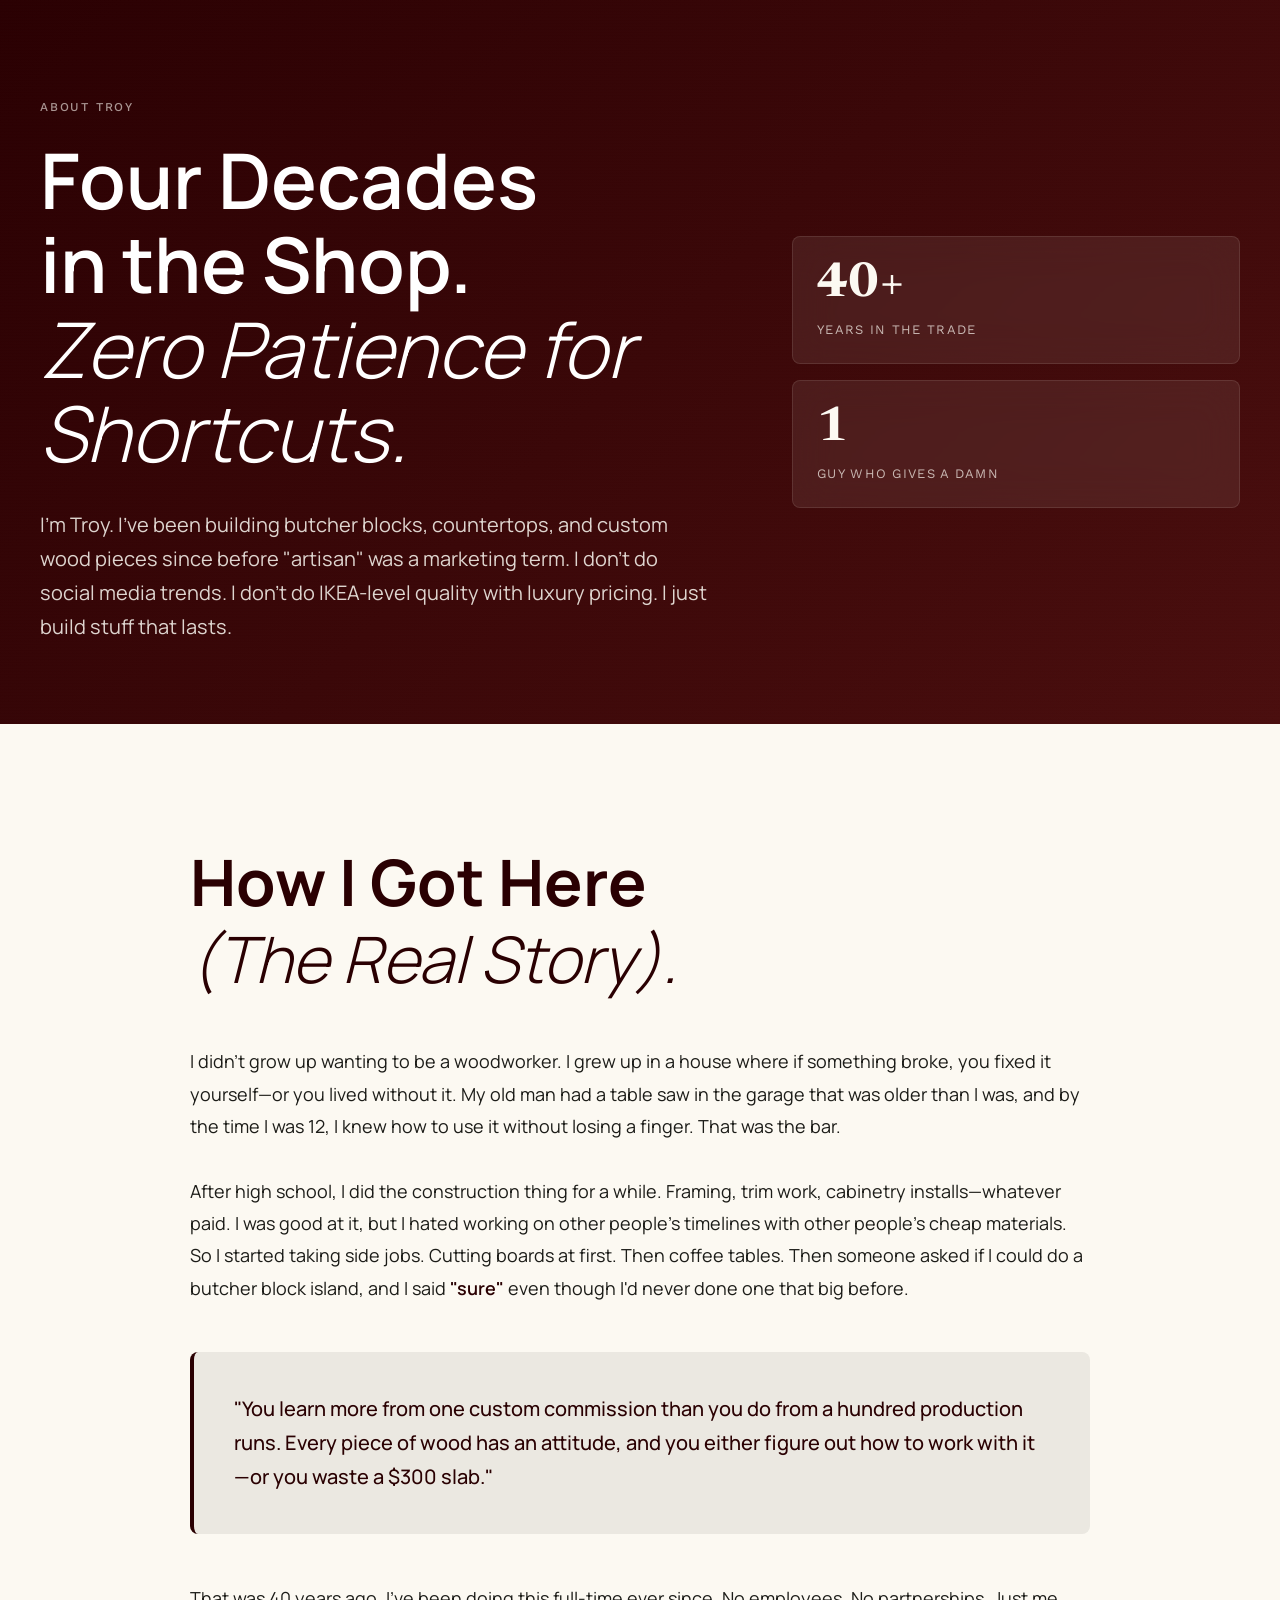
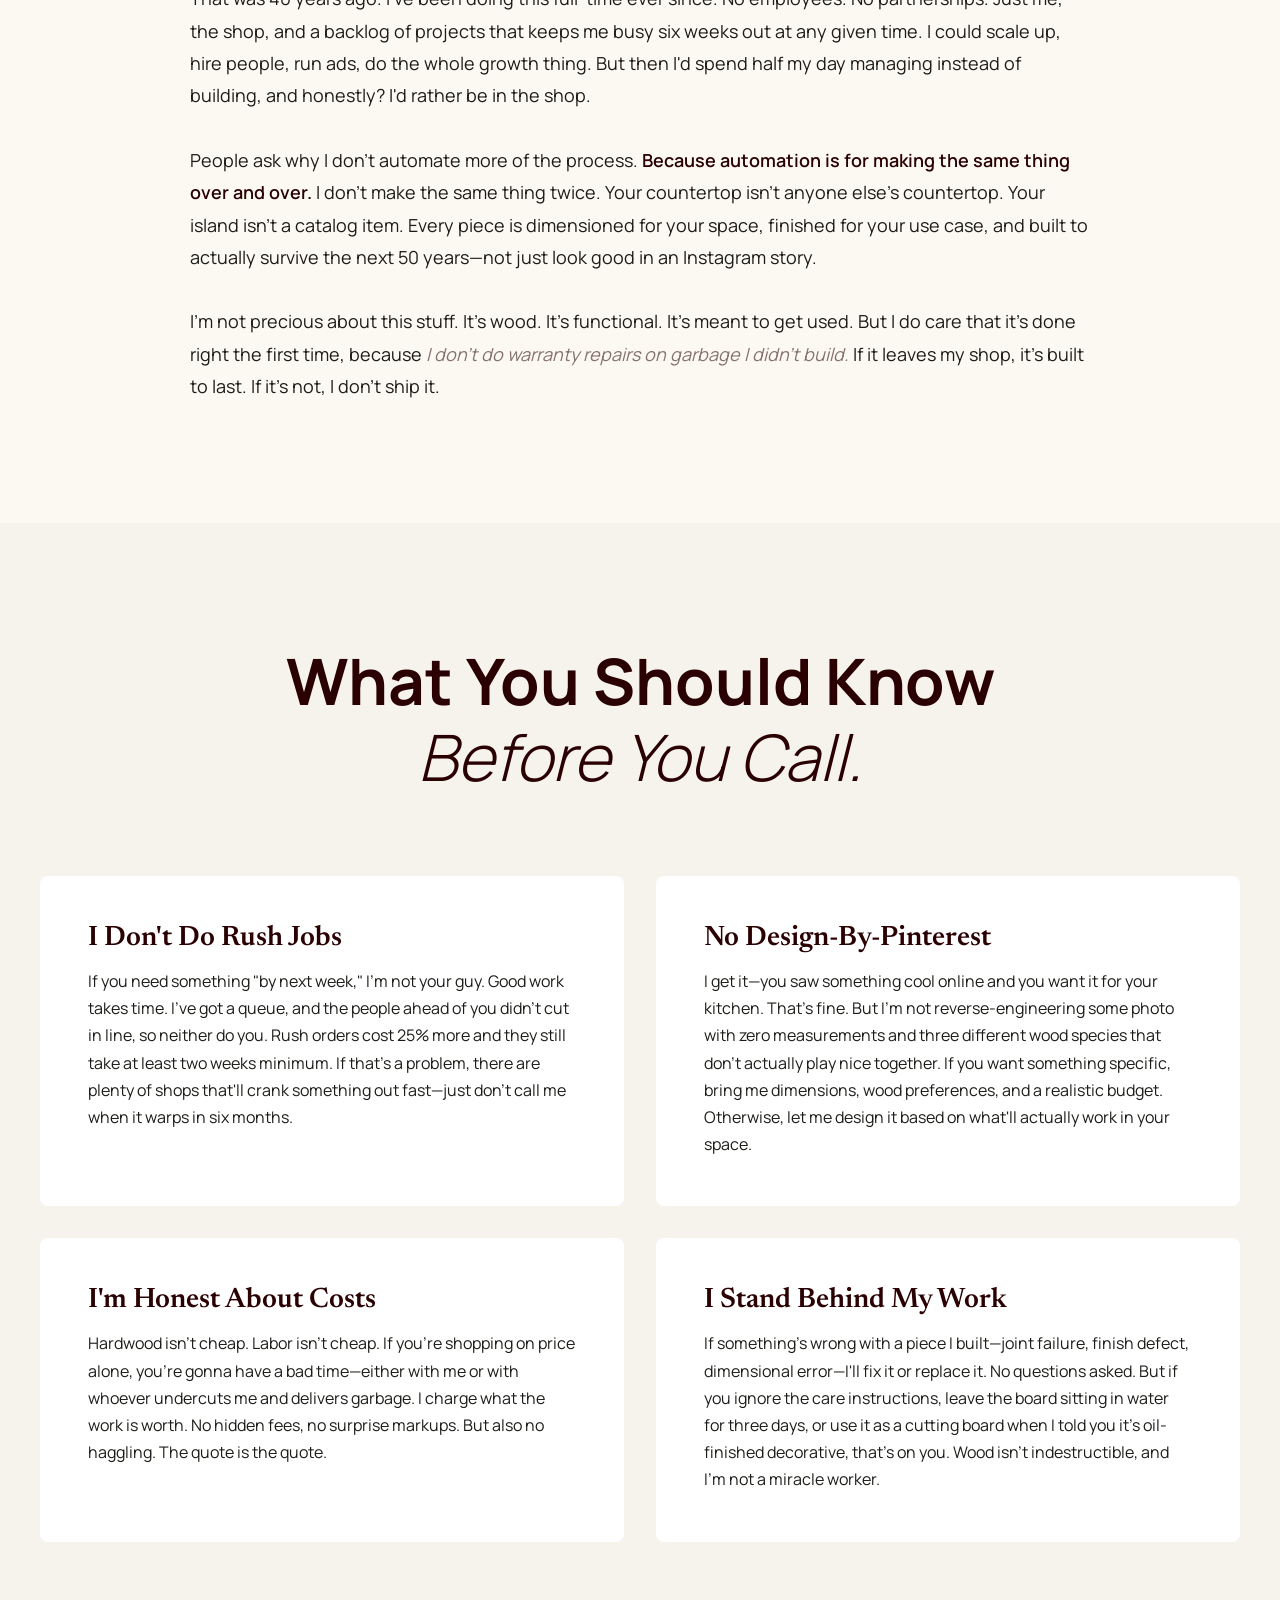
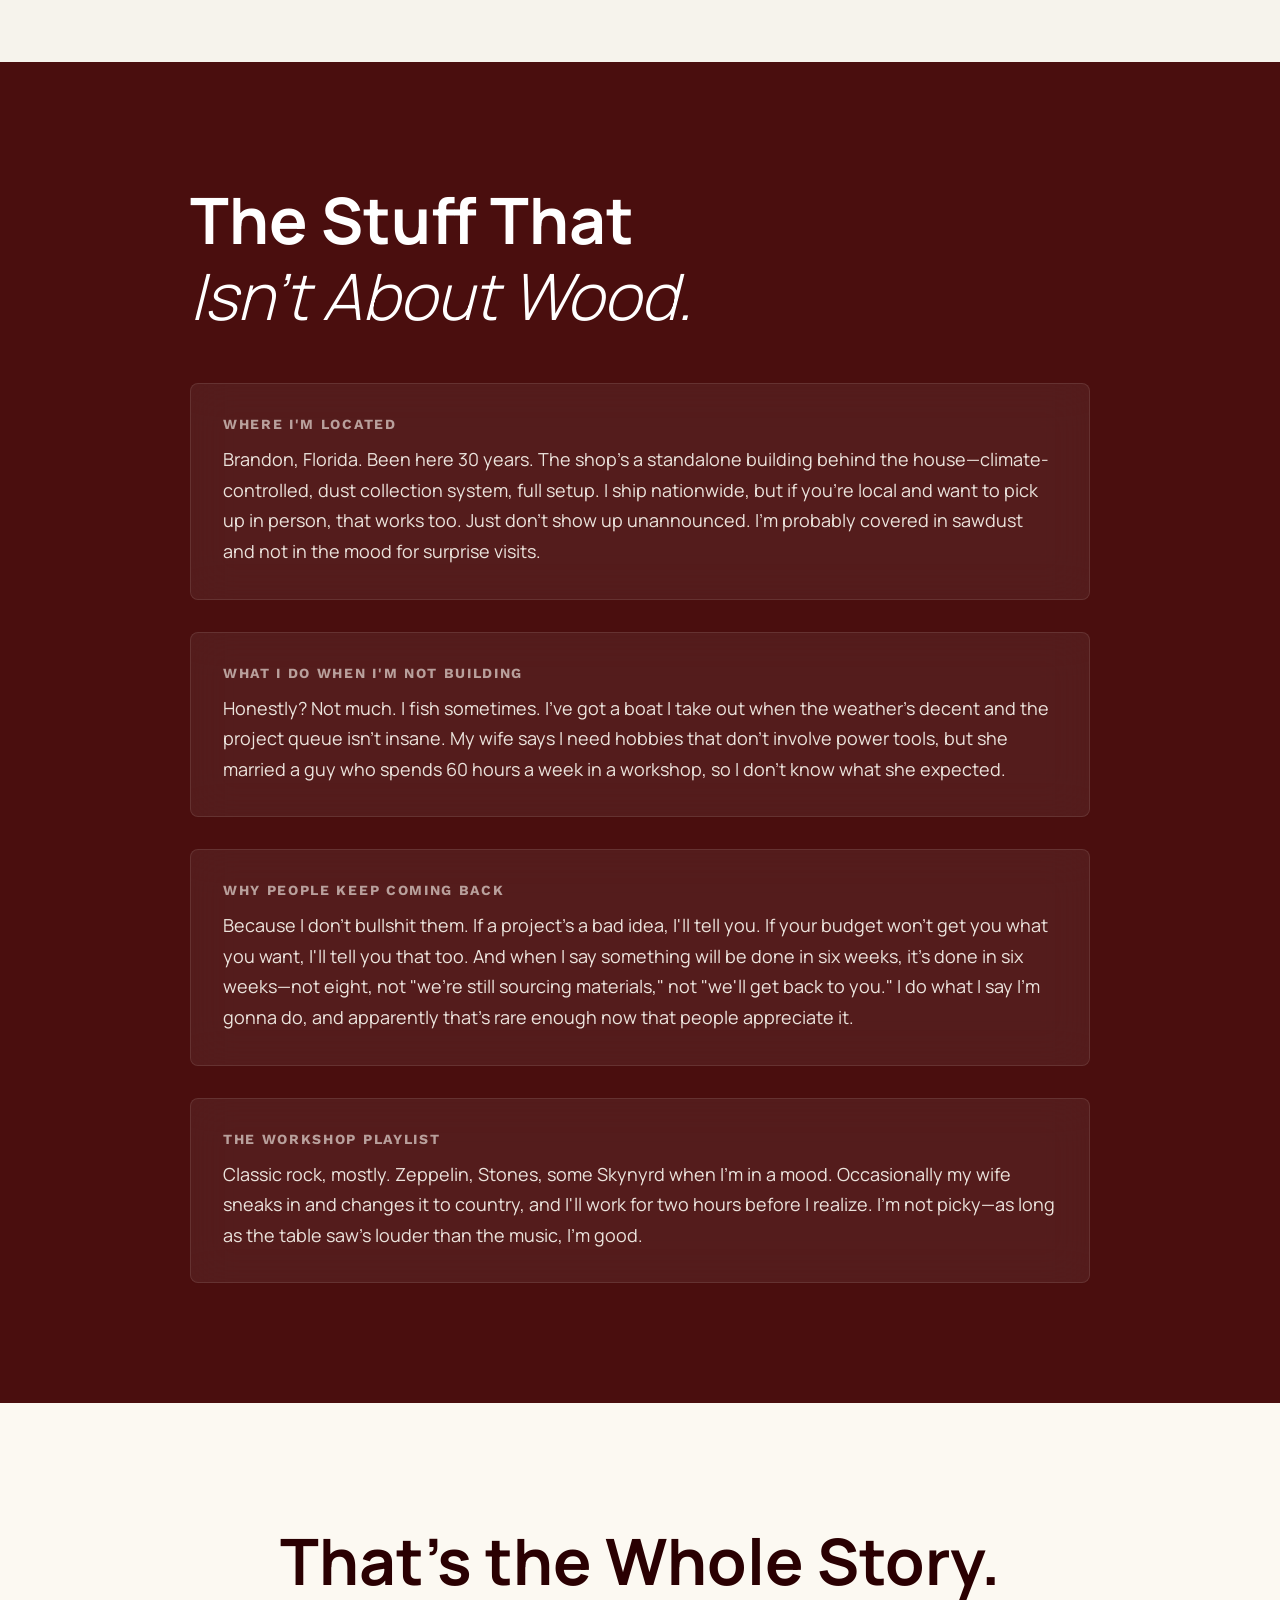
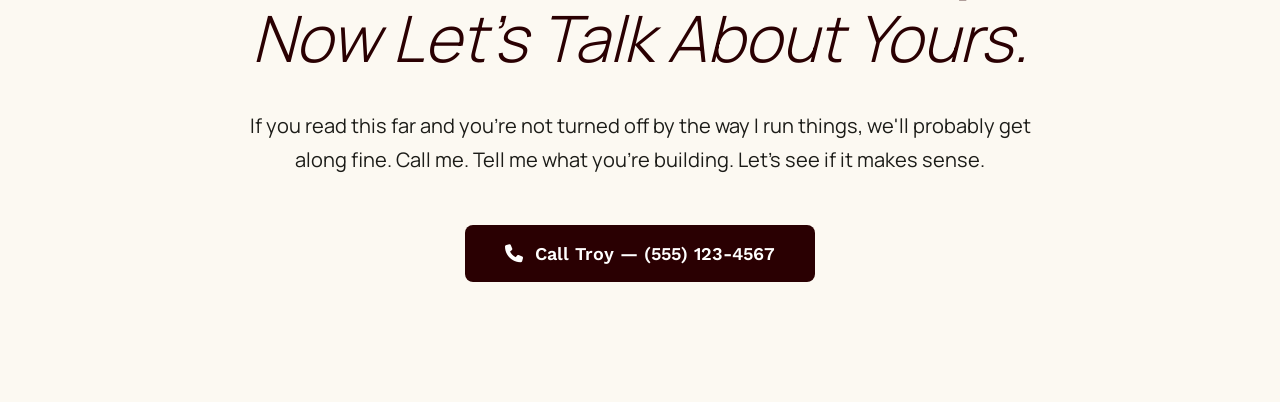
<file: about.html>
<!doctype html>
<html lang="en">
  <head>
    <meta charset="UTF-8" />
    <meta name="viewport" content="width=device-width, initial-scale=1.0" />
    <title>About Troy — Butcher Block Guy</title>
    <meta
      name="description"
      content="Four decades in the shop. Zero patience for shortcuts. Meet the guy behind the boards."
    />
    <link
      rel="icon"
      href="./assets/images/logo/11-removebg-preview.png"
      type="image/png"
    />
    <!-- Google Fonts -->
    <link rel="preconnect" href="https://fonts.googleapis.com" />
    <link rel="preconnect" href="https://fonts.gstatic.com" crossorigin />
    <link
      href="https://fonts.googleapis.com/css2?family=Newsreader:ital,opsz,wght@0,6..72,300;0,6..72,400;0,6..72,600;0,6..72,700;1,6..72,300;1,6..72,400;1,6..72,600&family=Manrope:wght@300;400;500;600;700&family=Work+Sans:wght@400;500;600&display=swap"
      rel="stylesheet"
    />

    <!-- Font Awesome -->
    <link
      rel="stylesheet"
      href="https://cdn.jsdelivr.net/npm/@fortawesome/fontawesome-free@6.4.0/css/all.min.css"
    />

    <link rel="stylesheet" href="css/style.css" />

    <style>
      /* About Page Styles */

      /* About Hero */
      .about-hero {
        background: linear-gradient(135deg, #2a0002 0%, #4a0e0e 100%);
        color: #ffffff;
        padding: 100px 32px 80px;
        position: relative;
        overflow: hidden;
      }

      .about-hero::before {
        content: "";
        position: absolute;
        top: 0;
        left: 0;
        right: 0;
        bottom: 0;
        background-image: repeating-linear-gradient(
          0deg,
          rgba(252, 249, 242, 0.02) 0px,
          transparent 1px,
          transparent 2px,
          rgba(252, 249, 242, 0.02) 3px
        );
        pointer-events: none;
        opacity: 0.4;
      }

      .about-hero-content {
        max-width: 1200px;
        margin: 0 auto;
        position: relative;
        z-index: 1;
      }

      .about-hero-grid {
        display: grid;
        grid-template-columns: 1.2fr 0.8fr;
        gap: 80px;
        align-items: center;
      }

      .about-hero-text h1 {
        font-size: clamp(3rem, 6vw, 5.5rem);
        line-height: 1.1;
        margin-bottom: 32px;
        font-weight: 600;
      }

      .about-hero-text h1 em {
        font-style: italic;
        font-weight: 300;
      }

      .about-hero-intro {
        font-size: 1.25rem;
        line-height: 1.7;
        color: rgba(252, 249, 242, 0.85);
      }

      .about-hero-stat-group {
        display: grid;
        gap: 16px;
      }

      .about-hero-stat {
        background: rgba(252, 249, 242, 0.08);
        backdrop-filter: blur(20px);
        border: 1px solid rgba(252, 249, 242, 0.1);
        border-radius: 8px;
        padding: 24px;
      }

      .about-hero-stat-num {
        font-family: "Newsreader", serif;
        font-size: 3rem;
        font-weight: 700;
        display: block;
        margin-bottom: 8px;
        color: #fcf9f2;
      }

      .about-hero-stat-label {
        font-family: "Work Sans", sans-serif;
        font-size: 0.8125rem;
        text-transform: uppercase;
        letter-spacing: 0.1em;
        color: rgba(252, 249, 242, 0.7);
      }

      /* Story Section */
      .story-section {
        background: #fcf9f2;
        padding: 120px 32px;
      }

      .story-content {
        max-width: 900px;
        margin: 0 auto;
      }

      .story-content h2 {
        font-size: clamp(2.5rem, 5vw, 4rem);
        margin-bottom: 48px;
        color: #2a0002;
        line-height: 1.2;
      }

      .story-content h2 em {
        font-style: italic;
        font-weight: 300;
      }

      .story-text {
        font-size: 1.125rem;
        line-height: 1.8;
        color: #1c1c18;
      }

      .story-text p {
        margin-bottom: 32px;
      }

      .story-text p:last-child {
        margin-bottom: 0;
      }

      .story-text strong {
        color: #2a0002;
        font-weight: 600;
      }

      .story-text em {
        font-style: italic;
        color: #877270;
      }

      .story-callout {
        background: #ebe8e1;
        padding: 40px;
        border-radius: 8px;
        margin: 48px 0;
        border-left: 4px solid #2a0002;
      }

      .story-callout p {
        font-size: 1.25rem;
        line-height: 1.7;
        color: #2a0002;
        font-weight: 500;
        margin: 0;
      }

      /* Philosophy Cards */
      .philosophy-section {
        background: #f6f3ec;
        padding: 120px 32px;
      }

      .philosophy-content {
        max-width: 1200px;
        margin: 0 auto;
      }

      .philosophy-header {
        text-align: center;
        margin-bottom: 80px;
      }

      .philosophy-header h2 {
        font-size: clamp(2.5rem, 5vw, 4rem);
        margin-bottom: 24px;
        color: #2a0002;
        line-height: 1.2;
      }

      .philosophy-header h2 em {
        font-style: italic;
        font-weight: 300;
      }

      .philosophy-grid {
        display: grid;
        grid-template-columns: repeat(2, 1fr);
        gap: 32px;
      }

      .philosophy-card {
        background: #ffffff;
        border-radius: 8px;
        padding: 48px;
      }

      .philosophy-card h3 {
        font-family: "Newsreader", serif;
        font-size: 1.75rem;
        font-weight: 600;
        color: #2a0002;
        margin-bottom: 16px;
      }

      .philosophy-card-text {
        font-size: 1rem;
        line-height: 1.7;
        color: #1c1c18;
      }

      /* Personal Section */
      .personal-section {
        background: #4a0e0e;
        color: #ffffff;
        padding: 120px 32px;
      }

      .personal-content {
        max-width: 900px;
        margin: 0 auto;
      }

      .personal-content h2 {
        font-size: clamp(2.5rem, 5vw, 4rem);
        margin-bottom: 48px;
        line-height: 1.2;
      }

      .personal-content h2 em {
        font-style: italic;
        font-weight: 300;
      }

      .personal-list {
        display: grid;
        gap: 32px;
      }

      .personal-item {
        background: rgba(252, 249, 242, 0.06);
        backdrop-filter: blur(20px);
        border: 1px solid rgba(252, 249, 242, 0.1);
        border-radius: 8px;
        padding: 32px;
      }

      .personal-item h3 {
        font-family: "Work Sans", sans-serif;
        font-size: 0.875rem;
        text-transform: uppercase;
        letter-spacing: 0.12em;
        color: rgba(252, 249, 242, 0.6);
        margin-bottom: 12px;
      }

      .personal-item p {
        font-size: 1.125rem;
        line-height: 1.7;
        color: rgba(252, 249, 242, 0.9);
        margin: 0;
      }

      /* Final Section */
      .about-final {
        background: #fcf9f2;
        padding: 120px 32px;
        text-align: center;
      }

      .about-final-content {
        max-width: 800px;
        margin: 0 auto;
      }

      .about-final h2 {
        font-size: clamp(2.5rem, 5vw, 4rem);
        margin-bottom: 32px;
        color: #2a0002;
        line-height: 1.2;
      }

      .about-final h2 em {
        font-style: italic;
        font-weight: 300;
      }

      .about-final p {
        font-size: 1.25rem;
        line-height: 1.7;
        color: #1c1c18;
        margin-bottom: 48px;
      }

      .about-final-cta {
        display: inline-flex;
        align-items: center;
        gap: 12px;
        font-family: "Work Sans", sans-serif;
        font-size: 1.125rem;
        font-weight: 600;
        color: #ffffff;
        background: #2a0002;
        padding: 18px 40px;
        border-radius: 8px;
        text-decoration: none;
        transition: all 0.3s ease;
      }

      .about-final-cta:hover {
        background: #4a0e0e;
        transform: translateY(-2px);
      }

      /* Responsive */
      @media (max-width: 1024px) {
        .about-hero-grid {
          grid-template-columns: 1fr;
          gap: 48px;
        }

        .philosophy-grid {
          grid-template-columns: 1fr;
        }
      }

      @media (max-width: 768px) {
        .about-hero {
          padding: 80px 24px 60px;
        }

        .story-section {
          padding: 80px 24px;
        }

        .philosophy-section {
          padding: 80px 24px;
        }

        .philosophy-card {
          padding: 32px;
        }

        .personal-section {
          padding: 80px 24px;
        }

        .about-final {
          padding: 80px 24px;
        }

        .story-callout {
          padding: 32px 24px;
        }
      }
    </style>
  </head>
  <body>
    <main>
      <!-- About Hero -->
      <section class="about-hero">
        <div class="about-hero-content">
          <div class="about-hero-grid">
            <div class="about-hero-text">
              <p
                class="label-md"
                style="
                  color: rgba(252, 249, 242, 0.6);
                  margin-bottom: 24px;
                  text-transform: uppercase;
                  letter-spacing: 0.15em;
                "
              >
                About Troy
              </p>
              <h1>
                Four Decades<br />
                in the Shop.<br />
                <em>Zero Patience for Shortcuts.</em>
              </h1>
              <p class="about-hero-intro">
                I'm Troy. I've been building butcher blocks, countertops, and
                custom wood pieces since before "artisan" was a marketing term.
                I don't do social media trends. I don't do IKEA-level quality
                with luxury pricing. I just build stuff that lasts.
              </p>
            </div>
            <div class="about-hero-stat-group">
              <div class="about-hero-stat">
                <span class="about-hero-stat-num">40+</span>
                <span class="about-hero-stat-label">Years in the Trade</span>
              </div>
              <div class="about-hero-stat">
                <span class="about-hero-stat-num">1</span>
                <span class="about-hero-stat-label">Guy Who Gives a Damn</span>
              </div>
            </div>
          </div>
        </div>
      </section>

      <!-- The Story -->
      <section class="story-section">
        <div class="story-content">
          <h2>
            How I Got Here<br />
            <em>(The Real Story).</em>
          </h2>

          <div class="story-text">
            <p>
              I didn't grow up wanting to be a woodworker. I grew up in a house
              where if something broke, you fixed it yourself—or you lived
              without it. My old man had a table saw in the garage that was
              older than I was, and by the time I was 12, I knew how to use it
              without losing a finger. That was the bar.
            </p>

            <p>
              After high school, I did the construction thing for a while.
              Framing, trim work, cabinetry installs—whatever paid. I was good
              at it, but I hated working on other people's timelines with other
              people's cheap materials. So I started taking side jobs. Cutting
              boards at first. Then coffee tables. Then someone asked if I could
              do a butcher block island, and I said <strong>"sure"</strong> even
              though I'd never done one that big before.
            </p>

            <div class="story-callout">
              <p>
                "You learn more from one custom commission than you do from a
                hundred production runs. Every piece of wood has an attitude,
                and you either figure out how to work with it—or you waste a
                $300 slab."
              </p>
            </div>

            <p>
              That was 40 years ago. I've been doing this full-time ever since.
              No employees. No partnerships. Just me, the shop, and a backlog of
              projects that keeps me busy six weeks out at any given time. I
              could scale up, hire people, run ads, do the whole growth thing.
              But then I'd spend half my day managing instead of building, and
              honestly? I'd rather be in the shop.
            </p>

            <p>
              People ask why I don't automate more of the process.
              <strong
                >Because automation is for making the same thing over and
                over.</strong
              >
              I don't make the same thing twice. Your countertop isn't anyone
              else's countertop. Your island isn't a catalog item. Every piece
              is dimensioned for your space, finished for your use case, and
              built to actually survive the next 50 years—not just look good in
              an Instagram story.
            </p>

            <p>
              I'm not precious about this stuff. It's wood. It's functional.
              It's meant to get used. But I do care that it's done right the
              first time, because
              <em>I don't do warranty repairs on garbage I didn't build.</em> If
              it leaves my shop, it's built to last. If it's not, I don't ship
              it.
            </p>
          </div>
        </div>
      </section>

      <!-- Philosophy -->
      <section class="philosophy-section">
        <div class="philosophy-content">
          <div class="philosophy-header">
            <h2>
              What You Should Know<br />
              <em>Before You Call.</em>
            </h2>
          </div>

          <div class="philosophy-grid">
            <div class="philosophy-card">
              <h3>I Don't Do Rush Jobs</h3>
              <p class="philosophy-card-text">
                If you need something "by next week," I'm not your guy. Good
                work takes time. I've got a queue, and the people ahead of you
                didn't cut in line, so neither do you. Rush orders cost 25% more
                and they still take at least two weeks minimum. If that's a
                problem, there are plenty of shops that'll crank something out
                fast—just don't call me when it warps in six months.
              </p>
            </div>

            <div class="philosophy-card">
              <h3>No Design-By-Pinterest</h3>
              <p class="philosophy-card-text">
                I get it—you saw something cool online and you want it for your
                kitchen. That's fine. But I'm not reverse-engineering some photo
                with zero measurements and three different wood species that
                don't actually play nice together. If you want something
                specific, bring me dimensions, wood preferences, and a realistic
                budget. Otherwise, let me design it based on what'll actually
                work in your space.
              </p>
            </div>

            <div class="philosophy-card">
              <h3>I'm Honest About Costs</h3>
              <p class="philosophy-card-text">
                Hardwood isn't cheap. Labor isn't cheap. If you're shopping on
                price alone, you're gonna have a bad time—either with me or with
                whoever undercuts me and delivers garbage. I charge what the
                work is worth. No hidden fees, no surprise markups. But also no
                haggling. The quote is the quote.
              </p>
            </div>

            <div class="philosophy-card">
              <h3>I Stand Behind My Work</h3>
              <p class="philosophy-card-text">
                If something's wrong with a piece I built—joint failure, finish
                defect, dimensional error—I'll fix it or replace it. No
                questions asked. But if you ignore the care instructions, leave
                the board sitting in water for three days, or use it as a
                cutting board when I told you it's oil-finished decorative,
                that's on you. Wood isn't indestructible, and I'm not a miracle
                worker.
              </p>
            </div>
          </div>
        </div>
      </section>

      <!-- Personal Stuff -->
      <section class="personal-section">
        <div class="personal-content">
          <h2>
            The Stuff That<br />
            <em>Isn't About Wood.</em>
          </h2>

          <div class="personal-list">
            <div class="personal-item">
              <h3>Where I'm Located</h3>
              <p>
                Brandon, Florida. Been here 30 years. The shop's a standalone
                building behind the house—climate-controlled, dust collection
                system, full setup. I ship nationwide, but if you're local and
                want to pick up in person, that works too. Just don't show up
                unannounced. I'm probably covered in sawdust and not in the mood
                for surprise visits.
              </p>
            </div>

            <div class="personal-item">
              <h3>What I Do When I'm Not Building</h3>
              <p>
                Honestly? Not much. I fish sometimes. I've got a boat I take out
                when the weather's decent and the project queue isn't insane. My
                wife says I need hobbies that don't involve power tools, but she
                married a guy who spends 60 hours a week in a workshop, so I
                don't know what she expected.
              </p>
            </div>

            <div class="personal-item">
              <h3>Why People Keep Coming Back</h3>
              <p>
                Because I don't bullshit them. If a project's a bad idea, I'll
                tell you. If your budget won't get you what you want, I'll tell
                you that too. And when I say something will be done in six
                weeks, it's done in six weeks—not eight, not "we're still
                sourcing materials," not "we'll get back to you." I do what I
                say I'm gonna do, and apparently that's rare enough now that
                people appreciate it.
              </p>
            </div>

            <div class="personal-item">
              <h3>The Workshop Playlist</h3>
              <p>
                Classic rock, mostly. Zeppelin, Stones, some Skynyrd when I'm in
                a mood. Occasionally my wife sneaks in and changes it to
                country, and I'll work for two hours before I realize. I'm not
                picky—as long as the table saw's louder than the music, I'm
                good.
              </p>
            </div>
          </div>
        </div>
      </section>

      <!-- Final CTA -->
      <section class="about-final">
        <div class="about-final-content">
          <h2>
            That's the Whole Story.<br />
            <em>Now Let's Talk About Yours.</em>
          </h2>
          <p>
            If you read this far and you're not turned off by the way I run
            things, we'll probably get along fine. Call me. Tell me what you're
            building. Let's see if it makes sense.
          </p>
          <a href="tel:+15551234567" class="about-final-cta">
            <i class="fas fa-phone"></i>
            Call Troy — (555) 123-4567
          </a>
        </div>
      </section>
    </main>

    <script src="js/main.js"></script>
  </body>
</html>
</file>
<file: css/style.css>
/* ====================================================
   BLOCK & GRAIN — Heirloom Contrast Design System
   ==================================================== */

/* ---- CSS Custom Properties ---- */
:root {
  /* Core Palette */
  --primary:                #2a0002;
  --primary-container:      #4a0e0e;
  --on-primary:             #ffffff;

  /* Surfaces — tonal hierarchy */
  --surface:                #fcf9f2;
  --surface-bright:         #ffffff;
  --surface-container-lowest: #ffffff;
  --surface-container-low:  #f6f3ec;
  --surface-container:      #f1ede6;
  --surface-container-high: #ebe8e1;
  --surface-container-highest: #e4e1da;

  /* Text */
  --on-background:          #1c1c18;
  --on-surface:             #1c1c18;
  --on-surface-variant:     #4e4a43;

  /* Outlines */
  --outline:                #877270;
  --outline-variant:        #dac1bf;

  /* Typography */
  --font-serif:             'Newsreader', Georgia, serif;
  --font-sans:              'Manrope', system-ui, sans-serif;
  --font-label:             'Work Sans', system-ui, sans-serif;

  /* Spacing */
  --section-pad:            clamp(4rem, 8vw, 9rem);
  --container-max:          1280px;
  --gutter:                 clamp(1.25rem, 4vw, 2rem);

  /* Easing */
  --ease-out-expo:          cubic-bezier(0.16, 1, 0.3, 1);
  --ease-in-out:            cubic-bezier(0.4, 0, 0.2, 1);
}

/* ---- Reset & Base ---- */
*, *::before, *::after { box-sizing: border-box; margin: 0; padding: 0; }

html {
  scroll-behavior: smooth;
  font-size: 16px;
}

body {
  font-family: var(--font-sans);
  background-color: var(--surface);
  color: var(--on-background);
  -webkit-font-smoothing: antialiased;
  overflow-x: hidden;
}

img {
  display: block;
  max-width: 100%;
  height: auto;
}

a { text-decoration: none; color: inherit; }
ul { list-style: none; }

/* ---- Type Scale ---- */
.display-lg {
  font-family: var(--font-serif);
  font-size: clamp(2.8rem, 6.5vw, 6rem);
  font-weight: 700;
  line-height: 1.05;
  letter-spacing: -0.02em;
  color: var(--on-background);
}

.headline-lg {
  font-family: var(--font-serif);
  font-size: clamp(2.2rem, 4.5vw, 4rem);
  font-weight: 600;
  line-height: 1.1;
  letter-spacing: -0.015em;
  color: var(--on-background);
}

.headline-md {
  font-family: var(--font-serif);
  font-size: clamp(1.6rem, 3vw, 2.4rem);
  font-weight: 600;
  line-height: 1.25;
  letter-spacing: -0.01em;
}

.headline-sm {
  font-family: var(--font-serif);
  font-size: clamp(1.3rem, 2.5vw, 1.9rem);
  font-weight: 600;
  line-height: 1.3;
}

.title-lg {
  font-family: var(--font-sans);
  font-size: clamp(1.1rem, 2vw, 1.4rem);
  font-weight: 600;
  line-height: 1.3;
}

.title-md {
  font-family: var(--font-sans);
  font-size: 1.1rem;
  font-weight: 600;
}

.body-text {
  font-family: var(--font-sans);
  font-size: clamp(0.9rem, 1.5vw, 1.05rem);
  font-weight: 400;
  line-height: 1.75;
  color: var(--on-surface-variant);
}

.label-md {
  font-family: var(--font-label);
  font-size: 0.75rem;
  font-weight: 500;
  letter-spacing: 0.12em;
  text-transform: uppercase;
}

.label-sm {
  font-family: var(--font-label);
  font-size: 0.65rem;
  font-weight: 500;
  letter-spacing: 0.14em;
  text-transform: uppercase;
}

em { font-style: italic; }

/* ---- Shared Section Eyebrow ---- */
.section-eyebrow {
  color: var(--primary-container);
  margin-bottom: 0.75rem;
  display: block;
}

/* ====================================================
   BUTTONS
   ==================================================== */

.btn-primary {
  display: inline-flex;
  align-items: center;
  gap: 0.6rem;
  padding: 0.85rem 1.75rem;
  background: radial-gradient(ellipse at 40% 50%, var(--primary) 0%, var(--primary-container) 100%);
  color: var(--on-primary);
  font-family: var(--font-sans);
  font-size: 0.9rem;
  font-weight: 600;
  border-radius: 0.375rem;
  border: none;
  cursor: pointer;
  transition: opacity 0.2s var(--ease-in-out), transform 0.2s var(--ease-in-out);
}

.btn-primary:hover {
  opacity: 0.88;
  transform: translateY(-1px);
}
.btn-primary:active { transform: translateY(0); }

.btn-secondary {
  display: inline-flex;
  align-items: center;
  gap: 0.6rem;
  padding: 0.8rem 1.6rem;
  background: transparent;
  color: var(--primary);
  font-family: var(--font-sans);
  font-size: 0.9rem;
  font-weight: 600;
  border-radius: 0.375rem;
  border: 1.5px solid rgba(135, 114, 112, 0.3);
  cursor: pointer;
  transition: background 0.2s, border-color 0.2s, transform 0.2s var(--ease-in-out);
}

.btn-secondary:hover {
  background: rgba(135, 114, 112, 0.08);
  border-color: rgba(135, 114, 112, 0.6);
  transform: translateY(-1px);
}

.btn-tertiary {
  display: inline-flex;
  align-items: center;
  gap: 0.5rem;
  background: none;
  border: none;
  color: var(--primary-container);
  font-family: var(--font-label);
  font-size: 0.72rem;
  font-weight: 500;
  letter-spacing: 0.1em;
  text-transform: uppercase;
  cursor: pointer;
  padding: 0.5rem 0;
  position: relative;
}

.btn-tertiary::after {
  content: '';
  position: absolute;
  bottom: 0;
  left: 0;
  width: 100%;
  height: 1.5px;
  background: var(--primary-container);
  transform: scaleX(0.4);
  transform-origin: left;
  transition: transform 0.3s var(--ease-out-expo);
}

.btn-tertiary:hover::after { transform: scaleX(1); }

/* Call Button */
.btn-call {
  display: inline-flex;
  align-items: center;
  gap: 1rem;
  padding: 1.1rem 1.75rem;
  background: radial-gradient(ellipse at 40% 50%, var(--primary) 0%, var(--primary-container) 100%);
  color: var(--on-primary);
  border-radius: 0.375rem;
  text-decoration: none;
  transition: opacity 0.2s, transform 0.2s var(--ease-in-out);
  width: 100%;
  max-width: 420px;
}

.btn-call:hover {
  opacity: 0.88;
  transform: translateY(-2px);
}

.call-icon-wrap {
  display: flex;
  align-items: center;
  justify-content: center;
  width: 48px;
  height: 48px;
  background: rgba(255,255,255,0.15);
  border-radius: 50%;
  font-size: 1.2rem;
  flex-shrink: 0;
}

.call-text-wrap {
  display: flex;
  flex-direction: column;
  gap: 0.2rem;
}

.call-label {
  color: rgba(255,255,255,0.7);
}

.call-number {
  font-family: var(--font-serif);
  font-size: 1.4rem;
  font-weight: 600;
  letter-spacing: 0.02em;
}

.btn-call-sm {
  display: inline-flex;
  align-items: center;
  gap: 0.5rem;
  padding: 0.6rem 1.2rem;
  background: rgba(255,255,255,0.12);
  color: rgba(255,255,255,0.9);
  border-radius: 0.375rem;
  font-family: var(--font-label);
  font-size: 0.8rem;
  font-weight: 500;
  letter-spacing: 0.06em;
  transition: background 0.2s;
}

.btn-call-sm:hover { background: rgba(255,255,255,0.2); }

.btn-sms {
  width: 100%;
  max-width: 420px;
  justify-content: center;
}

/* ====================================================
   NAVIGATION
   ==================================================== */

.site-header {
  position: fixed;
  top: 0;
  left: 0;
  right: 0;
  z-index: 900;
  transition: background 0.4s var(--ease-in-out), backdrop-filter 0.4s;
}

.site-header.scrolled {
  background: rgba(252, 249, 242, 0.75);
  backdrop-filter: blur(20px);
  -webkit-backdrop-filter: blur(20px);
  box-shadow: 0 2px 60px rgba(28, 28, 24, 0.06);
}

.nav-container {
  display: flex;
  align-items: center;
  gap: 2rem;
  max-width: var(--container-max);
  margin: 0 auto;
  padding: 1.25rem var(--gutter);
}

.nav-logo {
  display: flex;
  align-items: center;
  gap: 0.65rem;
  margin-right: auto;
  text-decoration: none;
}

.logo-mark {
  font-family: var(--font-serif);
  font-size: 1.25rem;
  font-weight: 700;
  color: var(--primary);
  background: var(--primary);
  color: var(--on-primary);
  width: 38px;
  height: 38px;
  border-radius: 0.25rem;
  display: flex;
  align-items: center;
  justify-content: center;
  font-size: 0.85rem;
  flex-shrink: 0;
}

.logo-text {
  font-family: var(--font-serif);
  font-size: 1.15rem;
  font-weight: 600;
  color: var(--primary);
  letter-spacing: -0.01em;
}

.nav-links {
  display: flex;
  align-items: center;
  gap: 2rem;
}

.nav-link {
  font-family: var(--font-label);
  font-size: 0.72rem;
  font-weight: 500;
  letter-spacing: 0.1em;
  text-transform: uppercase;
  color: var(--on-surface-variant);
  transition: color 0.2s;
  position: relative;
}

.nav-link::after {
  content: '';
  position: absolute;
  bottom: -4px;
  left: 0;
  width: 100%;
  height: 1px;
  background: var(--primary);
  transform: scaleX(0);
  transform-origin: left;
  transition: transform 0.25s var(--ease-out-expo);
}

.nav-link:hover,
.nav-link.active { color: var(--primary); }
.nav-link:hover::after,
.nav-link.active::after { transform: scaleX(1); }

.nav-cta { flex-shrink: 0; }

.hamburger {
  display: none;
  flex-direction: column;
  justify-content: space-between;
  width: 26px;
  height: 18px;
  background: none;
  border: none;
  cursor: pointer;
  padding: 0;
  flex-shrink: 0;
}

.hamburger span {
  display: block;
  height: 2px;
  background: var(--primary);
  border-radius: 2px;
  transition: transform 0.3s var(--ease-out-expo), opacity 0.2s;
}

.hamburger.active span:nth-child(1) { transform: translateY(8px) rotate(45deg); }
.hamburger.active span:nth-child(2) { opacity: 0; }
.hamburger.active span:nth-child(3) { transform: translateY(-8px) rotate(-45deg); }

/* Mobile Menu Drawer */
.mobile-menu {
  position: fixed;
  top: 0;
  right: -100%;
  width: min(360px, 90vw);
  height: 100dvh;
  background: var(--primary);
  z-index: 950;
  display: flex;
  flex-direction: column;
  padding: 5rem 2.5rem 3rem;
  transition: right 0.4s var(--ease-out-expo);
}

.mobile-menu.open { right: 0; }

.mobile-close {
  position: absolute;
  top: 1.5rem;
  right: 1.5rem;
  background: rgba(255,255,255,0.1);
  border: none;
  color: rgba(255,255,255,0.8);
  width: 42px;
  height: 42px;
  border-radius: 50%;
  font-size: 1rem;
  cursor: pointer;
  display: flex;
  align-items: center;
  justify-content: center;
  transition: background 0.2s;
}
.mobile-close:hover { background: rgba(255,255,255,0.2); }

.mobile-nav-links {
  display: flex;
  flex-direction: column;
  gap: 0;
  margin-bottom: auto;
}

.mobile-nav-link {
  font-family: var(--font-serif);
  font-size: 1.8rem;
  font-weight: 400;
  color: rgba(255,255,255,0.85);
  padding: 0.85rem 0;
  border-bottom: 1px solid rgba(255,255,255,0.08);
  transition: color 0.2s, padding-left 0.25s var(--ease-out-expo);
}

.mobile-nav-link:hover {
  color: var(--on-primary);
  padding-left: 0.5rem;
}

.mobile-cta {
  margin-top: 2.5rem;
  justify-content: center;
  font-size: 1rem;
}

.mobile-overlay {
  position: fixed;
  inset: 0;
  background: rgba(28, 28, 24, 0.5);
  z-index: 940;
  opacity: 0;
  pointer-events: none;
  transition: opacity 0.4s;
}

.mobile-overlay.active {
  opacity: 1;
  pointer-events: all;
}

/* ====================================================
   HERO SECTION
   ==================================================== */

.hero-section {
  min-height: 100dvh;
  background: var(--primary);
  position: relative;
  display: flex;
  flex-direction: column;
  overflow: hidden;
}

.hero-grain-overlay {
  position: absolute;
  inset: 0;
  background-image:
    repeating-linear-gradient(
      92deg,
      transparent 0px,
      transparent 3px,
      rgba(255,255,255,0.015) 3px,
      rgba(255,255,255,0.015) 4px
    ),
    repeating-linear-gradient(
      180deg,
      transparent 0px,
      transparent 8px,
      rgba(0,0,0,0.04) 8px,
      rgba(0,0,0,0.04) 9px
    );
  pointer-events: none;
  z-index: 1;
}

.hero-layout {
  flex: 1;
  display: grid;
  grid-template-columns: 1fr 1fr;
  max-width: var(--container-max);
  width: 100%;
  margin: 0 auto;
  padding: calc(var(--section-pad) + 6rem) var(--gutter) var(--section-pad);
  gap: 4rem;
  align-items: center;
  position: relative;
  z-index: 2;
}

.hero-eyebrow {
  color: rgba(218, 193, 191, 0.7);
  margin-bottom: 1.25rem;
  display: block;
}

.hero-headline {
  color: var(--on-primary);
  margin-bottom: 1.75rem;
}

.hero-headline em {
  color: var(--outline-variant);
}

.hero-sub {
  font-family: var(--font-sans);
  font-size: clamp(0.85rem, 1.4vw, 1rem);
  line-height: 1.8;
  color: rgba(255,255,255,0.6);
  margin-bottom: 2.5rem;
}

.hero-cta-group {
  display: flex;
  flex-wrap: wrap;
  align-items: center;
  gap: 1.5rem;
}

.hero-btn { font-size: 1rem; padding: 1rem 2rem; }

.btn-tertiary { color: var(--outline-variant); }
.btn-tertiary::after { background: var(--outline-variant); }

/* Hero Image */
.hero-image-col {
  display: flex;
  justify-content: flex-end;
  align-items: center;
}

.hero-image-wrap {
  position: relative;
  width: 100%;
  max-width: 520px;
}

.hero-image {
  width: 100%;
  aspect-ratio: 4/5;
  object-fit: cover;
  border-radius: 1rem 0.25rem 1rem 0.25rem;
  box-shadow: 0 40px 80px rgba(0,0,0,0.5);
  transform: rotate(1.5deg);
  transition: transform 0.6s var(--ease-out-expo);
}

.hero-image-wrap:hover .hero-image { transform: rotate(0deg) scale(1.01); }

.hero-image-badge {
  position: absolute;
  bottom: -1.5rem;
  left: -1.5rem;
  background: var(--surface);
  color: var(--primary);
  border-radius: 0.5rem;
  padding: 1rem 1.25rem;
  display: flex;
  flex-direction: column;
  align-items: center;
  box-shadow: 0 8px 32px rgba(28,28,24,0.15);
}

.badge-number {
  font-family: var(--font-serif);
  font-size: 1.5rem;
  font-weight: 700;
  line-height: 1;
}

.badge-label {
  font-family: var(--font-label);
  font-size: 0.6rem;
  letter-spacing: 0.12em;
  text-transform: uppercase;
  color: var(--outline);
  margin-top: 0.2rem;
}

/* Hero Stats Bar */
.hero-stats-bar {
  display: flex;
  align-items: center;
  justify-content: center;
  flex-wrap: wrap;
  gap: 0;
  background: rgba(255,255,255,0.05);
  backdrop-filter: blur(10px);
  border-top: 1px solid rgba(255,255,255,0.06);
  padding: 1.75rem var(--gutter);
  position: relative;
  z-index: 2;
}

.stat-item {
  display: flex;
  flex-direction: column;
  align-items: center;
  padding: 0.5rem 3rem;
  gap: 0.25rem;
}

.stat-num {
  font-family: var(--font-serif);
  font-size: 1.5rem;
  font-weight: 700;
  color: var(--on-primary);
}

.stat-label { color: rgba(218, 193, 191, 0.65); }

.stat-divider {
  width: 1px;
  height: 40px;
  background: rgba(255,255,255,0.1);
  flex-shrink: 0;
}

/* ====================================================
   CRAFT / SERVICES SECTION
   ==================================================== */

.craft-section {
  background: var(--surface-container-low);
  padding: var(--section-pad) var(--gutter);
}

/* --- Section Header --- */
.craft-section-header {
  max-width: var(--container-max);
  margin: 0 auto clamp(4rem, 8vw, 7rem);
  display: grid;
  grid-template-columns: 1fr 1fr;
  gap: 4rem;
  align-items: end;
}

.craft-header-left .section-headline {
  margin-top: 0.5rem;
}

.craft-header-intro {
  padding-bottom: 0.5rem;
}

/* --- Service Row (alternating) --- */
.service-row {
  max-width: var(--container-max);
  margin: 0 auto clamp(5rem, 9vw, 8rem);
  display: grid;
  grid-template-columns: 1fr 1fr;
  gap: clamp(3rem, 6vw, 6rem);
  align-items: center;
}

/* Tonal background variant — wraps its own bg */
.service-row--tonal {
  background: var(--surface-container);
  border-radius: 1.5rem;
  padding: clamp(2.5rem, 5vw, 4.5rem);
  margin-left: calc(-1 * var(--gutter));
  margin-right: calc(-1 * var(--gutter));
  max-width: none;
}

.service-row--tonal .service-text-col,
.service-row--tonal .service-image-col {
  /* keep inner max-width feel */
}

/* Image-left: reverse column order visually */
.service-row--image-left {
  direction: ltr; /* explicit reset */
}

.service-row--image-left .service-image-col {
  order: -1;
}

/* --- Service Text --- */
.service-number {
  color: var(--primary-container);
  margin-bottom: 0.75rem;
  display: block;
}

.service-headline {
  margin-bottom: 1.5rem;
  color: var(--on-background);
}

.service-text-col .body-text {
  margin-bottom: 1.75rem;
}

/* --- Service Detail List --- */
.service-details {
  display: flex;
  flex-direction: column;
  gap: 0.65rem;
  margin-bottom: 2rem;
}

.service-detail-item {
  display: flex;
  align-items: center;
  gap: 0.75rem;
  color: var(--on-surface-variant);
}

.service-detail-item i {
  color: var(--primary-container);
  font-size: 0.7rem;
  flex-shrink: 0;
}

.service-cta {
  align-self: flex-start;
}

/* --- Service Image --- */
.service-image-col {
  position: relative;
}

.service-image-wrap {
  position: relative;
}

.service-img {
  width: 100%;
  aspect-ratio: 4/3;
  object-fit: cover;
  border-radius: 1rem 0.25rem 1rem 0.25rem;
  box-shadow: 0 24px 60px rgba(28,28,24,0.12);
  transition: transform 0.5s var(--ease-out-expo);
}

/* Mirror the corner radius direction for left-column images */
.service-img--flip {
  border-radius: 0.25rem 1rem 0.25rem 1rem;
}

.service-image-wrap:hover .service-img {
  transform: translateY(-4px);
}

.service-img-badge {
  position: absolute;
  bottom: 1.25rem;
  right: 1.25rem;
  background: rgba(252, 249, 242, 0.92);
  backdrop-filter: blur(8px);
  -webkit-backdrop-filter: blur(8px);
  color: var(--primary-container);
  padding: 0.5rem 1rem;
  border-radius: 2rem;
  display: flex;
  align-items: center;
  gap: 0.5rem;
  font-size: 0.65rem;
  box-shadow: 0 4px 20px rgba(28,28,24,0.1);
}

.service-img-badge i { font-size: 0.7rem; }

/* --- Craft CTA Bar --- */
.craft-cta-bar {
  max-width: var(--container-max);
  margin: 0 auto;
  background: var(--primary);
  border-radius: 1.25rem;
  padding: clamp(2rem, 4vw, 3rem) clamp(2rem, 5vw, 4rem);
  display: flex;
  align-items: center;
  justify-content: space-between;
  gap: 2.5rem;
  flex-wrap: wrap;
}

.craft-cta-text .headline-sm {
  color: var(--on-primary);
  margin-bottom: 0.5rem;
}

.craft-cta-text .body-text {
  color: rgba(255,255,255,0.6);
}

.craft-call-btn {
  flex-shrink: 0;
  max-width: 320px;
}

/* ====================================================
   COLLECTION SECTION
   ==================================================== */

.collection-section {
  background: var(--surface);
  padding: var(--section-pad) var(--gutter);
}

.collection-header {
  max-width: var(--container-max);
  margin: 0 auto 4rem;
  display: grid;
  grid-template-columns: 1fr 1fr;
  gap: 4rem;
  align-items: end;
}

.collection-header-right {
  padding-bottom: 0.5rem;
}

.collection-grid {
  max-width: var(--container-max);
  margin: 0 auto;
  display: grid;
  grid-template-columns: repeat(12, 1fr);
  gap: 1.5rem;
}

/* Featured card spans 7 of 12 */
.product-card--featured {
  grid-column: span 7;
}

/* Regular cards span 5 */
.product-card:not(.product-card--featured):not(.product-card--wide) {
  grid-column: span 5;
}

/* Wide card at bottom spans full */
.product-card--wide {
  grid-column: span 12;
}

.product-card {
  background: var(--surface-container-low);
  border-radius: 1rem;
  overflow: hidden;
  display: flex;
  flex-direction: column;
  transition: transform 0.35s var(--ease-out-expo), box-shadow 0.35s;
}

.product-card:hover {
  transform: translateY(-6px);
  box-shadow: 0 20px 60px rgba(28,28,24,0.1);
}

.product-card--wide {
  flex-direction: row;
}

.product-card-image-wrap {
  position: relative;
  overflow: hidden;
  flex-shrink: 0;
}

.product-card--featured .product-card-image-wrap,
.product-card:not(.product-card--featured):not(.product-card--wide) .product-card-image-wrap {
  aspect-ratio: 4/3;
}

.product-card--wide .product-card-image-wrap {
  width: 45%;
  aspect-ratio: auto;
}

.product-card-img {
  width: 100%;
  height: 100%;
  object-fit: cover;
  transition: transform 0.5s var(--ease-out-expo);
}

.product-card:hover .product-card-img { transform: scale(1.04); }

/* Image overlap effect for featured card */
.product-card--featured .product-card-image-wrap::after {
  content: '';
  position: absolute;
  bottom: 0;
  left: 0;
  right: 0;
  height: 30%;
  background: linear-gradient(transparent, var(--surface-container-low));
}

.product-badge {
  position: absolute;
  top: 1rem;
  left: 1rem;
  background: var(--primary);
  color: var(--on-primary);
  padding: 0.4rem 0.85rem;
  border-radius: 2rem;
  z-index: 2;
}

.product-card-body {
  padding: 1.75rem;
  display: flex;
  flex-direction: column;
  gap: 0.75rem;
  flex: 1;
}

.product-type {
  color: var(--outline);
}

.product-name {
  color: var(--on-background);
  margin-top: 0.25rem;
}

.product-desc {
  font-family: var(--font-sans);
  font-size: 0.88rem;
  line-height: 1.65;
  color: var(--on-surface-variant);
  flex: 1;
}

.product-specs {
  display: flex;
  gap: 1rem;
  flex-wrap: wrap;
  margin-top: 0.5rem;
}

.spec-item {
  color: var(--on-surface-variant);
  display: flex;
  align-items: center;
  gap: 0.4rem;
}

.spec-item i { color: var(--outline); }

.product-cta {
  margin-top: 1rem;
  align-self: flex-start;
}

.collection-cta-bar {
  max-width: var(--container-max);
  margin: 3.5rem auto 0;
  background: var(--surface-container-high);
  border-radius: 1rem;
  padding: 2.5rem 3rem;
  display: flex;
  align-items: center;
  justify-content: space-between;
  gap: 2rem;
  flex-wrap: wrap;
}

.collection-cta-text { color: var(--on-background); }

/* ====================================================
   PROCESS SECTION
   ==================================================== */

.process-section {
  background: var(--primary);
  padding: var(--section-pad) var(--gutter);
}

.process-header {
  max-width: var(--container-max);
  margin: 0 auto clamp(3.5rem, 7vw, 6rem);
  display: grid;
  grid-template-columns: 1fr 1fr;
  gap: 4rem;
  align-items: end;
}

.process-header .section-eyebrow {
  color: rgba(218, 193, 191, 0.65);
}

.process-header .section-headline {
  color: var(--on-primary);
  margin-top: 0.5rem;
}

.process-header-intro {
  color: rgba(255,255,255,0.55);
  padding-bottom: 0.5rem;
}

/* Process steps always visible — never subject to reveal animation */
.process-step,
.process-steps {
  opacity: 1 !important;
  transform: none !important;
}

/* 3-column grid for 6 steps */
.process-steps {
  max-width: var(--container-max);
  margin: 0 auto;
  display: grid;
  grid-template-columns: repeat(3, 1fr);
  gap: 0.5rem;
  position: relative;
}

/* Horizontal connector line between steps */
.process-steps::before {
  content: '';
  position: absolute;
  top: 2.1rem;
  left: calc(100% / 6);
  right: calc(100% / 6);
  height: 1px;
  background: linear-gradient(
    90deg,
    transparent,
    rgba(218, 193, 191, 0.2) 20%,
    rgba(218, 193, 191, 0.2) 80%,
    transparent
  );
  pointer-events: none;
  z-index: 0;
}

.process-step {
  display: flex;
  flex-direction: column;
  align-items: flex-start;
  gap: 1.1rem;
  padding: 2.5rem 2rem 2.5rem;
  position: relative;
  z-index: 1;
  background: rgba(255,255,255,0.03);
  border-radius: 0.75rem;
  border: 1px solid rgba(218, 193, 191, 0.07);
  margin: 0.5rem;
  transition: background 0.3s;
}

.process-step:hover {
  background: rgba(255,255,255,0.06);
}

/* Separate the two rows — top border replaced by card gap */
.process-step:nth-child(n+4) {
  padding-top: 2.5rem;
  margin-top: 0;
}

/* Step icon circle */
.step-icon-wrap {
  width: 42px;
  height: 42px;
  border-radius: 50%;
  background: rgba(218, 193, 191, 0.08);
  border: 1px solid rgba(218, 193, 191, 0.18);
  display: flex;
  align-items: center;
  justify-content: center;
  color: var(--outline-variant);
  font-size: 0.9rem;
  flex-shrink: 0;
  transition: background 0.3s, border-color 0.3s;
}

.process-step:hover .step-icon-wrap {
  background: rgba(218, 193, 191, 0.16);
  border-color: rgba(218, 193, 191, 0.4);
}

.step-number {
  color: var(--outline-variant);
  opacity: 0.45;
  font-size: 0.6rem;
  letter-spacing: 0.18em;
  flex-shrink: 0;
}

.step-content { flex: 1; }

.step-title {
  color: var(--on-primary);
  margin-bottom: 0.75rem;
  font-size: 1rem;
}

.step-desc {
  color: rgba(255,255,255,0.55);
  font-size: 0.88rem;
  line-height: 1.75;
}

.process-pull-quote {
  max-width: var(--container-max);
  margin: 4.5rem auto 0;
  border-left: 3px solid rgba(218, 193, 191, 0.25);
  padding-left: 2.5rem;
}

.pull-quote-text {
  color: rgba(255,255,255,0.7);
  font-style: normal;
}

.pull-quote-text em { color: var(--outline-variant); }

.pull-quote-cite {
  color: rgba(218, 193, 191, 0.5);
  display: block;
  margin-top: 1.25rem;
}

/* ====================================================
   TESTIMONIALS SECTION
   ==================================================== */

.testimonials-section {
  background: var(--surface-container-low);
  padding: var(--section-pad) var(--gutter);
}

.testimonials-header {
  max-width: var(--container-max);
  margin: 0 auto 4rem;
  display: grid;
  grid-template-columns: 1fr 1fr;
  gap: 3rem;
  align-items: end;
}

.testimonials-header-sub {
  padding-bottom: 0.4rem;
}

.testimonials-grid {
  max-width: var(--container-max);
  margin: 0 auto;
  display: grid;
  grid-template-columns: repeat(12, 1fr);
  gap: 1.5rem;
  align-items: start;
}

.testimonial-card--large {
  grid-column: span 5;
}

.testimonial-card:not(.testimonial-card--large) {
  grid-column: span 3;
}

/* Force 3+3+3 via auto on the last two */
.testimonials-grid .testimonial-card:nth-child(2),
.testimonials-grid .testimonial-card:nth-child(3) {
  grid-column: span 3;
}

/* Override so 2 and 3 fill remaining 7 */
.testimonials-grid .testimonial-card:nth-child(2) { grid-column: 6 / span 4; }
.testimonials-grid .testimonial-card:nth-child(3) { grid-column: 10 / span 3; }

.testimonial-card {
  background: var(--surface-container-lowest);
  border-radius: 1rem;
  padding: 2rem;
  position: relative;
  box-shadow: 0 4px 40px rgba(28,28,24,0.04);
}

.quote-mark {
  font-family: var(--font-serif);
  font-size: 5rem;
  color: var(--outline-variant);
  opacity: 0.3;
  line-height: 1;
  margin-bottom: -1rem;
  display: block;
}

.testimonial-quote {
  font-style: italic;
  margin-bottom: 1.5rem;
  color: var(--on-surface-variant);
}

.testimonial-meta {
  display: flex;
  flex-direction: column;
  gap: 0.2rem;
}

.testimonial-name { color: var(--on-background); }
.testimonial-title { color: var(--outline); }

.testimonial-stars {
  margin-top: 1rem;
  color: #c89a1a;
  font-size: 0.75rem;
  letter-spacing: 2px;
}

/* ====================================================
   GALLERY
   ==================================================== */

.gallery-header {
  max-width: var(--container-max);
  margin: clamp(4rem, 8vw, 7rem) auto 2.5rem;
  display: flex;
  align-items: baseline;
  flex-wrap: wrap;
  gap: 0.5rem 2.5rem;
}

.gallery-header .section-eyebrow {
  width: 100%;
}

.gallery-title {
  color: var(--on-background);
  flex-shrink: 0;
}

.gallery-sub {
  color: var(--on-surface-variant);
  font-size: 0.88rem;
}

/* Masonry-style CSS grid */
.gallery-grid {
  max-width: var(--container-max);
  margin: 0 auto;
  display: grid;
  grid-template-columns: repeat(4, 1fr);
  grid-auto-rows: 220px;
  gap: 0.75rem;
}

.gallery-item {
  position: relative;
  overflow: hidden;
  border-radius: 0.625rem;
  cursor: pointer;
  background: var(--surface-container-high);
  border: none;
  padding: 0;
  display: block;
  grid-row: span 1;
}

.gallery-item--tall  { grid-row: span 2; }
.gallery-item--wide  { grid-column: span 2; }

.gallery-img {
  width: 100%;
  height: 100%;
  object-fit: cover;
  display: block;
  transition: transform 0.55s var(--ease-out-expo);
}

.gallery-item:hover .gallery-img,
.gallery-item:focus-visible .gallery-img {
  transform: scale(1.07);
}

/* Hover overlay */
.gallery-overlay {
  position: absolute;
  inset: 0;
  background: linear-gradient(
    to top,
    rgba(42, 0, 2, 0.82) 0%,
    rgba(42, 0, 2, 0.1) 55%,
    transparent 100%
  );
  display: flex;
  align-items: flex-end;
  justify-content: space-between;
  padding: 1.1rem 1.25rem;
  opacity: 0;
  transition: opacity 0.3s var(--ease-in-out);
}

.gallery-item:hover .gallery-overlay,
.gallery-item:focus-visible .gallery-overlay {
  opacity: 1;
}

.gallery-caption {
  color: rgba(255, 255, 255, 0.9);
  font-size: 0.6rem;
  text-align: left;
  line-height: 1.4;
}

.gallery-overlay .fa-expand-alt {
  color: rgba(255, 255, 255, 0.7);
  font-size: 0.85rem;
  flex-shrink: 0;
  margin-bottom: 0.15rem;
}

/* ====================================================
   LIGHTBOX
   ==================================================== */

.lightbox-backdrop {
  position: fixed;
  inset: 0;
  background: rgba(28, 28, 24, 0.92);
  z-index: 1000;
  opacity: 0;
  pointer-events: none;
  transition: opacity 0.35s var(--ease-in-out);
  backdrop-filter: blur(6px);
  -webkit-backdrop-filter: blur(6px);
}

.lightbox-backdrop.active {
  opacity: 1;
  pointer-events: all;
}

.lightbox {
  position: fixed;
  inset: 0;
  z-index: 1001;
  display: flex;
  flex-direction: column;
  align-items: center;
  justify-content: center;
  padding: 2rem var(--gutter);
  pointer-events: none;
  opacity: 0;
  transform: scale(0.96);
  transition: opacity 0.35s var(--ease-out-expo), transform 0.35s var(--ease-out-expo);
}

.lightbox:not([hidden]) {
  pointer-events: all;
  opacity: 1;
  transform: scale(1);
}

.lightbox[hidden] {
  display: flex !important; /* override browser hidden so CSS transition works */
  pointer-events: none;
  opacity: 0;
  transform: scale(0.96);
}

.lightbox-content {
  display: flex;
  flex-direction: column;
  align-items: center;
  gap: 1rem;
  max-width: min(900px, 90vw);
  width: 100%;
}

.lightbox-img {
  width: 100%;
  max-height: 70dvh;
  object-fit: contain;
  border-radius: 0.75rem;
  box-shadow: 0 40px 100px rgba(0,0,0,0.6);
  transition: opacity 0.25s, transform 0.25s var(--ease-out-expo);
}

.lightbox-img.switching {
  opacity: 0;
  transform: scale(0.97);
}

.lightbox-caption {
  color: rgba(255,255,255,0.6);
  text-align: center;
}

/* Nav buttons */
.lightbox-close,
.lightbox-prev,
.lightbox-next {
  position: fixed;
  background: rgba(252, 249, 242, 0.1);
  border: 1px solid rgba(255,255,255,0.12);
  color: rgba(255,255,255,0.85);
  border-radius: 50%;
  cursor: pointer;
  display: flex;
  align-items: center;
  justify-content: center;
  transition: background 0.2s, transform 0.2s;
}

.lightbox-close {
  top: 1.5rem;
  right: 1.5rem;
  width: 46px;
  height: 46px;
  font-size: 1rem;
}

.lightbox-prev,
.lightbox-next {
  top: 50%;
  transform: translateY(-50%);
  width: 52px;
  height: 52px;
  font-size: 1rem;
}

.lightbox-prev { left: max(1rem, 2vw); }
.lightbox-next { right: max(1rem, 2vw); }

.lightbox-close:hover,
.lightbox-prev:hover,
.lightbox-next:hover {
  background: rgba(252, 249, 242, 0.2);
}

.lightbox-prev:hover { transform: translateY(-50%) translateX(-2px); }
.lightbox-next:hover { transform: translateY(-50%) translateX(2px); }

/* Dot indicators */
.lightbox-dots {
  display: flex;
  gap: 0.5rem;
  margin-top: 1.25rem;
}

.lightbox-dot {
  width: 6px;
  height: 6px;
  border-radius: 50%;
  background: rgba(255,255,255,0.25);
  border: none;
  padding: 0;
  cursor: pointer;
  transition: background 0.2s, transform 0.2s;
}

.lightbox-dot.active {
  background: var(--outline-variant);
  transform: scale(1.4);
}

/* ====================================================
   RESPONSIVE — Gallery & Lightbox
   ==================================================== */

@media (max-width: 1024px) {
  .gallery-grid {
    grid-template-columns: repeat(3, 1fr);
    grid-auto-rows: 200px;
  }
  .testimonials-header { grid-template-columns: 1fr; gap: 1rem; }
}

@media (max-width: 768px) {
  .gallery-grid {
    grid-template-columns: repeat(2, 1fr);
    grid-auto-rows: 180px;
  }
  .gallery-item--wide { grid-column: span 2; }
  .gallery-item--tall  { grid-row: span 2; }

  .lightbox-prev { left: 0.5rem; }
  .lightbox-next { right: 0.5rem; }
}

@media (max-width: 480px) {
  .gallery-grid {
    grid-template-columns: repeat(2, 1fr);
    grid-auto-rows: 140px;
    gap: 0.5rem;
  }
}

/* ====================================================
   CONTACT SECTION
   ==================================================== */

.contact-section {
  background: var(--surface);
  padding: var(--section-pad) var(--gutter);
}

.contact-layout {
  max-width: var(--container-max);
  margin: 0 auto;
  display: grid;
  grid-template-columns: 1fr 1fr;
  gap: clamp(3rem, 6vw, 7rem);
  align-items: start;
}

.contact-headline {
  margin-bottom: 1.5rem;
}

.contact-desc {
  margin-bottom: 2.5rem;
  max-width: 460px;
}

.contact-primary-cta {
  margin-bottom: 1.25rem;
}

.contact-availability {
  color: var(--outline);
  margin-top: 0.85rem;
  display: flex;
  align-items: center;
  gap: 0.5rem;
}

.contact-text-option {
  margin-bottom: 2.5rem;
}

.contact-details {
  display: flex;
  flex-direction: column;
  gap: 1rem;
  padding-top: 2rem;
  border-top: 1px solid rgba(218, 193, 191, 0.2);
}

.contact-detail-item {
  display: flex;
  align-items: flex-start;
  gap: 0.85rem;
}

.contact-detail-item i {
  color: var(--primary-container);
  margin-top: 0.2rem;
  flex-shrink: 0;
  font-size: 0.9rem;
}

/* Contact Form Card */
.contact-form-card {
  background: var(--surface-container-low);
  border-radius: 1.25rem;
  padding: 2.5rem;
}

.form-title {
  color: var(--on-background);
  margin-bottom: 0.5rem;
}

.form-subtitle {
  margin-bottom: 2rem;
  font-size: 0.88rem;
}

.contact-form {
  display: flex;
  flex-direction: column;
  gap: 1.5rem;
}

.form-group {
  display: flex;
  flex-direction: column;
  gap: 0.5rem;
}

.form-label {
  color: var(--on-surface-variant);
}

.form-input {
  font-family: var(--font-sans);
  font-size: 0.95rem;
  color: var(--on-background);
  background: transparent;
  border: none;
  border-bottom: 2px solid rgba(218, 193, 191, 0.5);
  padding: 0.65rem 0;
  outline: none;
  transition: border-color 0.25s;
  width: 100%;
}

.form-input:focus {
  border-bottom-color: var(--primary);
}

.form-input::placeholder { color: rgba(78, 74, 67, 0.45); }

.form-select {
  cursor: pointer;
  -webkit-appearance: none;
  appearance: none;
  background-image: url("data:image/svg+xml,%3Csvg xmlns='http://www.w3.org/2000/svg' width='12' height='8' viewBox='0 0 12 8'%3E%3Cpath d='M1 1l5 5 5-5' stroke='%23877270' stroke-width='1.5' fill='none' stroke-linecap='round'/%3E%3C/svg%3E");
  background-repeat: no-repeat;
  background-position: right 0.25rem center;
}

.form-textarea {
  resize: vertical;
  min-height: 110px;
}

.form-hint {
  color: var(--outline);
}

.form-submit {
  align-self: flex-start;
  margin-top: 0.5rem;
}

[hidden] { display: none !important; }

.form-success, .form-error {
  display: flex;
  align-items: center;
  gap: 0.75rem;
  padding: 1rem;
  border-radius: 0.5rem;
  font-size: 0.9rem;
}

.form-success {
  background: rgba(34, 120, 34, 0.08);
  color: #1a6e1a;
}

.form-error {
  background: rgba(180, 40, 40, 0.08);
  color: var(--primary-container);
}

/* ====================================================
   FOOTER
   ==================================================== */

.site-footer {
  background: var(--primary);
  padding: var(--section-pad) var(--gutter) 2.5rem;
}

.footer-layout {
  max-width: var(--container-max);
  margin: 0 auto;
  display: grid;
  grid-template-columns: 1.5fr 1fr 1fr 1fr;
  gap: 3rem;
  padding-bottom: 4rem;
  border-bottom: 1px solid rgba(255,255,255,0.06);
}

.footer-logo {
  display: flex;
  align-items: center;
  gap: 0.65rem;
  margin-bottom: 1.25rem;
}

.footer-logo .logo-mark { background: rgba(255,255,255,0.15); }
.footer-logo .logo-text { color: var(--on-primary); }

.footer-tagline {
  color: rgba(255,255,255,0.55);
  font-size: 0.9rem;
  margin-bottom: 1.5rem;
}

.footer-group-label {
  color: rgba(255,255,255,0.35);
  margin-bottom: 1.25rem;
  display: block;
}

.footer-links {
  display: flex;
  flex-direction: column;
  gap: 0.8rem;
}

.footer-link {
  font-family: var(--font-sans);
  font-size: 0.88rem;
  color: rgba(255,255,255,0.6);
  transition: color 0.2s;
}

a.footer-link:hover { color: var(--on-primary); }

.footer-contact-list {
  display: flex;
  flex-direction: column;
  gap: 1rem;
}

.footer-contact-item {
  display: flex;
  align-items: center;
  gap: 0.75rem;
  color: rgba(255,255,255,0.65);
  font-size: 0.88rem;
  transition: color 0.2s;
}

a.footer-contact-item:hover { color: var(--on-primary); }
.footer-contact-item i { color: var(--outline-variant); opacity: 0.6; font-size: 0.85rem; }

.footer-bottom {
  max-width: var(--container-max);
  margin: 2.5rem auto 0;
  display: flex;
  justify-content: space-between;
  align-items: center;
  flex-wrap: wrap;
  gap: 0.5rem;
}

.footer-legal { color: rgba(255,255,255,0.3); }

/* ====================================================
   SCROLL REVEAL
   ==================================================== */

.reveal {
  opacity: 0;
  transform: translateY(28px);
  transition: opacity 0.7s var(--ease-out-expo), transform 0.7s var(--ease-out-expo);
}

.reveal.visible {
  opacity: 1;
  transform: translateY(0);
}

.reveal-delay-1 { transition-delay: 0.1s; }
.reveal-delay-2 { transition-delay: 0.2s; }
.reveal-delay-3 { transition-delay: 0.3s; }
.reveal-delay-4 { transition-delay: 0.4s; }

/* ====================================================
   RESPONSIVE — TABLET (max 1024px)
   ==================================================== */

@media (max-width: 1024px) {
  .nav-links { gap: 1.25rem; }
  .nav-cta { display: none; }

  .hero-layout {
    grid-template-columns: 1fr;
    padding-top: calc(5rem + 4rem);
    gap: 3rem;
  }

  .hero-image-col { justify-content: center; }
  .hero-image-wrap { max-width: 420px; }

  /* Craft / Services */
  .craft-section-header { grid-template-columns: 1fr; gap: 1.5rem; }

  .service-row {
    grid-template-columns: 1fr;
    gap: 2.5rem;
  }

  .service-row--image-left .service-image-col { order: 0; }

  .service-row--tonal {
    margin-left: 0;
    margin-right: 0;
    border-radius: 1rem;
  }

  .craft-cta-bar {
    flex-direction: column;
    align-items: flex-start;
    gap: 1.75rem;
  }

  .craft-call-btn { max-width: 100%; }

  .collection-header { grid-template-columns: 1fr; gap: 1.5rem; }

  .product-card--featured { grid-column: span 12; }
  .product-card:not(.product-card--featured):not(.product-card--wide) { grid-column: span 6; }
  .product-card--wide {
    flex-direction: column;
    grid-column: span 12;
  }
  .product-card--wide .product-card-image-wrap { width: 100%; aspect-ratio: 16/7; }

  /* Process — collapse to 2-col on tablet */
  .process-header { grid-template-columns: 1fr; gap: 1.5rem; }
  .process-steps {
    grid-template-columns: repeat(2, 1fr);
    gap: 0.5rem;
  }
  .process-steps::before { display: none; }
  .process-step { padding: 1.75rem 1.5rem; margin: 0; }
  .process-step:nth-child(n+4) {
    padding-top: 1.75rem;
    margin-top: 0;
  }

  .testimonials-grid { grid-template-columns: 1fr 1fr; }
  .testimonial-card--large,
  .testimonials-grid .testimonial-card:nth-child(2),
  .testimonials-grid .testimonial-card:nth-child(3) {
    grid-column: span 1;
  }

  .contact-layout { grid-template-columns: 1fr; }

  .footer-layout { grid-template-columns: 1fr 1fr; gap: 2rem; }
}

/* ====================================================
   RESPONSIVE — MOBILE (max 768px)
   ==================================================== */

@media (max-width: 768px) {
  .nav-links { display: none; }
  .hamburger { display: flex; }

  .hero-stats-bar { gap: 0; }
  .stat-item { padding: 0.75rem 1.5rem; }
  .stat-divider { height: 30px; }

  .hero-sub br { display: none; }

  /* Services on mobile */
  .service-img { aspect-ratio: 16/9; }
  .service-img-badge { font-size: 0.6rem; padding: 0.4rem 0.75rem; }

  /* Process — single column on mobile */
  .process-steps { grid-template-columns: 1fr; gap: 0.5rem; }
  .process-step { padding: 1.5rem; margin: 0; border-radius: 0.5rem; }
  .process-step:nth-child(n+4) { padding-top: 1.5rem; }

  .collection-grid { grid-template-columns: 1fr; }
  .product-card--featured,
  .product-card:not(.product-card--featured):not(.product-card--wide),
  .product-card--wide { grid-column: span 1; }

  .product-card--wide { flex-direction: column; }
  .product-card--wide .product-card-image-wrap { width: 100%; aspect-ratio: 16/9; }

  .collection-cta-bar {
    flex-direction: column;
    text-align: center;
    padding: 2rem;
  }

  .testimonials-grid { grid-template-columns: 1fr; }
  .testimonial-card--large,
  .testimonials-grid .testimonial-card:nth-child(2),
  .testimonials-grid .testimonial-card:nth-child(3) {
    grid-column: span 1;
  }

  .footer-layout { grid-template-columns: 1fr; }
  .footer-bottom { flex-direction: column; align-items: flex-start; }

  .process-pull-quote { padding-left: 1.5rem; }

  .contact-form-card { padding: 1.75rem; }
}

/* ====================================================
   WOOD SPECIES SECTION
   Append this to the bottom of your style.css
   (above the RESPONSIVE breakpoints block)
   ==================================================== */

/* ====================================================
   SPECIES — GRAIN HEADER (dark, full-bleed)
   ==================================================== */

.species-section {
  /* No padding here — the grain header handles its own spacing */
}

.species-grain-header {
  background: radial-gradient(ellipse at 20% 60%, var(--primary) 0%, var(--primary-container) 100%);
  padding: var(--section-pad) var(--gutter);
  overflow: hidden;
  position: relative;
}

/* subtle grain texture overlay on the dark header */
.species-grain-header::before {
  content: '';
  position: absolute;
  inset: 0;
  background-image:
    repeating-linear-gradient(
      92deg,
      rgba(255,255,255,0.012) 0px,
      rgba(255,255,255,0.012) 1px,
      transparent 1px,
      transparent 60px
    );
  pointer-events: none;
}

.species-header-inner {
  max-width: var(--container-max);
  margin: 0 auto;
  display: grid;
  grid-template-columns: 1fr 1fr;
  gap: 4rem;
  align-items: center;
  position: relative;
  z-index: 1;
}

.species-eyebrow {
  color: rgba(255, 255, 255, 0.45);
  margin-bottom: 1rem;
}

.species-headline {
  color: var(--on-primary);
  margin-bottom: 1.5rem;
}

.species-header-sub {
  color: rgba(255, 255, 255, 0.62);
  max-width: 46ch;
  margin-bottom: 2rem;
}

.species-header-cta {
  /* inherits btn-primary, no overrides needed */
}

/* ── Header image column ── */
.species-header-image-col {
  display: flex;
  justify-content: flex-end;
  /* intentional overlap: image bleeds slightly past the section bottom edge */
  margin-bottom: -4rem;
  position: relative;
  z-index: 2;
}

.species-header-img-slot {
  position: relative;
  width: 100%;
  max-width: 520px;
  border-radius: 1rem 1rem 0 0;
  overflow: visible;
}

/* ★ Placeholder shown until image is added */
.species-img-placeholder {
  width: 100%;
  aspect-ratio: 4 / 5;
  background: rgba(255, 255, 255, 0.06);
  border-radius: 1rem 1rem 0 0;
  display: flex;
  flex-direction: column;
  align-items: center;
  justify-content: center;
  gap: 0.75rem;
  color: rgba(255, 255, 255, 0.3);
  font-size: 2.5rem;
  text-align: center;
  padding: 2rem;
  /* ghost border per design system */
  outline: 1.5px solid rgba(218, 193, 191, 0.15);
}

.species-img-placeholder .label-sm {
  font-size: 0.6rem;
  color: rgba(255, 255, 255, 0.25);
  text-align: center;
}

/* Actual image — replaces the placeholder */
.species-header-img {
  width: 100%;
  height: 100%;
  object-fit: cover;
  border-radius: 1rem 1rem 0 0;
  display: block;
}

.species-header-img-badge {
  position: absolute;
  bottom: 1.25rem;
  left: 1.25rem;
  background: rgba(42, 0, 2, 0.72);
  backdrop-filter: blur(12px);
  -webkit-backdrop-filter: blur(12px);
  color: rgba(255, 255, 255, 0.8);
  padding: 0.45rem 0.9rem;
  border-radius: 0.25rem;
  display: flex;
  align-items: center;
  gap: 0.5rem;
  letter-spacing: 0.1em;
}

.species-header-img-badge i {
  color: var(--outline-variant);
  opacity: 0.7;
}

/* ====================================================
   SPECIES — CARDS GRID
   ==================================================== */

.species-grid-wrap {
  background: var(--surface-container-low);
  padding: calc(var(--section-pad) + 2rem) var(--gutter) var(--section-pad);
}

.species-grid {
  max-width: var(--container-max);
  margin: 0 auto;
  display: grid;
  grid-template-columns: repeat(2, 1fr);
  gap: 1.5rem;
  margin-bottom: 4rem;
}

/* ── Base Wood Card ── */
.wood-card {
  background: var(--surface-container-lowest);
  border-radius: 1rem;
  overflow: hidden;
  display: flex;
  flex-direction: column;
  /* ghost border — felt not seen */
  outline: 1.5px solid rgba(218, 193, 191, 0.15);
  transition: transform 0.3s var(--ease-out-expo),
              box-shadow 0.3s var(--ease-out-expo);
}

.wood-card:hover {
  transform: translateY(-4px);
  box-shadow: 0 20px 60px rgba(28, 28, 24, 0.07);
}

/* Tonal alternate card — one step up the surface stack */
.wood-card--tonal {
  background: var(--surface-container);
}

/* Wide card spans both columns */
.wood-card--wide {
  grid-column: span 2;
  flex-direction: row;
}

.wood-card--wide .wood-card-image-slot {
  width: 45%;
  flex-shrink: 0;
  aspect-ratio: unset;
  min-height: 280px;
}

.wood-card--wide .wood-card-body {
  padding: 2.5rem 2.5rem 2.5rem 2rem;
  display: flex;
  flex-direction: column;
  justify-content: center;
}

/* ── Card Image Slot ── */
.wood-card-image-slot {
  position: relative;
  aspect-ratio: 4 / 3;
  overflow: hidden;
  background: var(--surface-container-high);
}

.wood-card-image-slot--wide {
  aspect-ratio: unset;
}

/* Actual image when added */
.wood-card-img {
  width: 100%;
  height: 100%;
  object-fit: cover;
  display: block;
  transition: transform 0.6s var(--ease-out-expo);
}

.wood-card:hover .wood-card-img {
  transform: scale(1.04);
}

/* Placeholder until image is added */
.wood-img-placeholder {
  width: 100%;
  height: 100%;
  display: flex;
  flex-direction: column;
  align-items: center;
  justify-content: center;
  gap: 0.6rem;
  color: var(--outline);
  font-size: 2rem;
  opacity: 0.45;
  min-height: 200px;
}

.wood-img-placeholder .label-sm {
  font-size: 0.6rem;
  opacity: 0.7;
  color: var(--on-surface-variant);
}

/* Number tag — top-right of image */
.wood-card-tag {
  position: absolute;
  top: 1rem;
  right: 1rem;
  background: rgba(42, 0, 2, 0.78);
  backdrop-filter: blur(10px);
  -webkit-backdrop-filter: blur(10px);
  color: rgba(255, 255, 255, 0.75);
  padding: 0.3rem 0.7rem;
  border-radius: 0.2rem;
  letter-spacing: 0.12em;
}

/* ── Card Body ── */
.wood-card-body {
  padding: 2rem;
  display: flex;
  flex-direction: column;
  gap: 1rem;
  flex: 1;
}

.wood-card-name {
  color: var(--on-background);
  line-height: 1.15;
}

.wood-card-desc {
  font-size: 0.88rem;
  line-height: 1.7;
}

/* ── Wood Specs ── */
.wood-specs {
  display: flex;
  flex-direction: column;
  gap: 0.65rem;
  margin-top: auto;
  padding-top: 1.25rem;
  /* tonal separator — no line, just background shift */
  background: linear-gradient(
    to bottom,
    transparent 0px,
    transparent 0px
  );
  border-top: none;
}

/* Janka hardness bar row */
.wood-spec-row {
  display: flex;
  align-items: center;
  gap: 0.75rem;
}

.spec-label {
  color: var(--outline);
  min-width: 60px;
  flex-shrink: 0;
}

.spec-value {
  color: var(--on-surface-variant);
  margin-left: auto;
  text-align: right;
}

/* Inline rows (grain, best-for) */
.wood-spec-row--inline {
  justify-content: space-between;
}

.wood-spec-row--inline .spec-label {
  min-width: unset;
}

/* Bar track */
.spec-bar-track {
  flex: 1;
  height: 3px;
  background: var(--surface-container-high);
  border-radius: 99px;
  overflow: hidden;
}

.spec-bar-fill {
  height: 100%;
  width: var(--bar-fill, 50%);
  background: radial-gradient(ellipse at left, var(--primary) 0%, var(--primary-container) 100%);
  border-radius: 99px;
  transition: width 0.8s var(--ease-out-expo);
}

/* Wide card specs layout (horizontal on large screens) */
.wood-specs--wide {
  flex-direction: column;
}

/* ====================================================
   SPECIES — PULL QUOTE + CTA STRIP
   ==================================================== */

.species-cta-strip {
  max-width: var(--container-max);
  margin: 0 auto;
  background: var(--surface-container);
  border-radius: 1rem;
  padding: 3rem 3.5rem;
  display: flex;
  align-items: center;
  justify-content: space-between;
  gap: 3rem;
  /* tonal depth — no borders */
  outline: 1.5px solid rgba(218, 193, 191, 0.12);
}

.species-pull-quote {
  color: var(--on-background);
  max-width: 50ch;
  font-style: normal;
  line-height: 1.3;
}

.species-strip-btn {
  flex-shrink: 0;
}

/* ====================================================
   SPECIES — RESPONSIVE: TABLET (max 1024px)
   ==================================================== */

@media (max-width: 1024px) {
  .species-header-inner {
    grid-template-columns: 1fr;
    gap: 3rem;
  }

  .species-header-image-col {
    justify-content: center;
    margin-bottom: -3rem;
  }

  .species-header-img-slot {
    max-width: 400px;
  }

  .wood-card--wide {
    flex-direction: column;
    grid-column: span 2;
  }

  .wood-card--wide .wood-card-image-slot {
    width: 100%;
    aspect-ratio: 16 / 7;
    min-height: unset;
  }

  .wood-card--wide .wood-card-body {
    padding: 2rem;
  }

  .species-cta-strip {
    flex-direction: column;
    align-items: flex-start;
    gap: 2rem;
    padding: 2.5rem 2rem;
  }
}

/* ====================================================
   SPECIES — RESPONSIVE: MOBILE (max 768px)
   ==================================================== */

@media (max-width: 768px) {
  .species-grid {
    grid-template-columns: 1fr;
  }

  .wood-card--wide {
    grid-column: span 1;
  }

  .wood-card--wide .wood-card-image-slot {
    aspect-ratio: 16 / 9;
  }

  .species-grid-wrap {
    padding-top: var(--section-pad);
  }

  .species-header-image-col {
    display: none; /* hide on mobile — header stands alone */
  }
}

/* ====================================================
   RESPONSIVE — SMALL MOBILE (max 480px)
   ==================================================== */

@media (max-width: 480px) {
  .hero-cta-group { flex-direction: column; align-items: flex-start; }
  .stat-item { padding: 0.75rem 1rem; }
  .stat-divider { display: none; }
  .hero-stats-bar { justify-content: flex-start; gap: 0.5rem; }

  .btn-call { max-width: 100%; }
  .btn-sms { max-width: 100%; }
}
</file>
